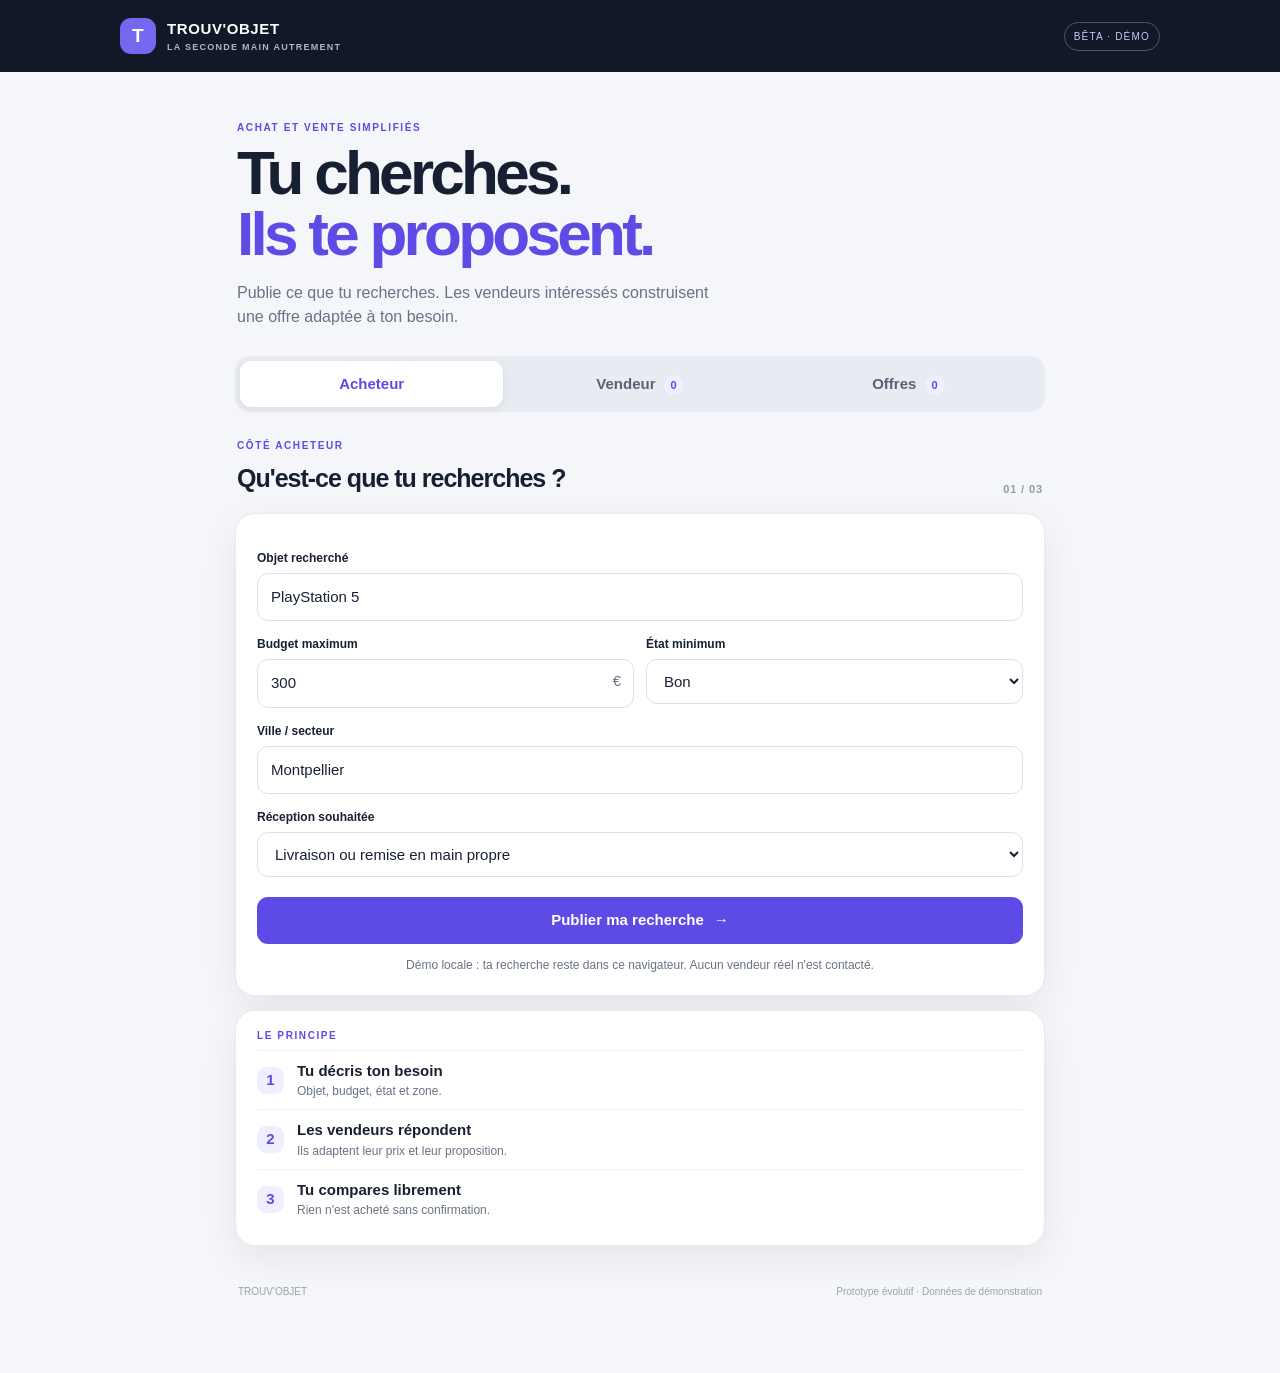
<file: index.html>
<!doctype html>
<html lang="fr">
<head>
  <meta charset="utf-8">
  <meta name="viewport" content="width=device-width,initial-scale=1,viewport-fit=cover">
  <meta name="theme-color" content="#101827">
  <meta name="description" content="TROUV'OBJET — la seconde main à partir des recherches des acheteurs.">
  <title>TROUV'OBJET — La seconde main autrement</title>
  <link rel="stylesheet" href="styles.css?v=4">
  <script src="app.js?v=4" defer></script>
</head>
<body>
  <header class="topbar">
    <a class="brand" href="#" aria-label="TROUV'OBJET accueil"><span class="brand-mark">T</span><span>TROUV'OBJET<small>LA SECONDE MAIN AUTREMENT</small></span></a>
    <span class="prototype-tag">BÊTA · DÉMO</span>
  </header>
  <main class="shell">
    <section class="intro">
      <p class="kicker">ACHAT ET VENTE SIMPLIFIÉS</p>
      <h1>Tu cherches.<br><em>Ils te proposent.</em></h1>
      <p class="intro-copy">Publie ce que tu recherches. Les vendeurs intéressés construisent une offre adaptée à ton besoin.</p>
    </section>
    <nav class="tabs" aria-label="Navigation principale">
      <button type="button" class="tab active" data-view="buyer">Acheteur</button>
      <button type="button" class="tab" data-view="seller">Vendeur <span id="sellerCount" class="count">0</span></button>
      <button type="button" class="tab" data-view="offers">Offres <span id="offerCount" class="count">0</span></button>
    </nav>
    <section id="buyerView" class="view active">
      <div class="section-heading"><div><p class="kicker">CÔTÉ ACHETEUR</p><h2>Qu'est-ce que tu recherches ?</h2></div><span class="step">01 / 03</span></div>
      <form id="requestForm" class="panel">
        <label for="requestName">Objet recherché</label><input id="requestName" required value="PlayStation 5" placeholder="Ex. vélo électrique">
        <div class="two-col">
          <div><label for="requestBudget">Budget maximum</label><div class="input-suffix"><input id="requestBudget" type="number" min="1" required value="300"><span>€</span></div></div>
          <div><label for="requestCondition">État minimum</label><select id="requestCondition"><option value="1">Correct</option><option value="2" selected>Bon</option><option value="3">Très bon</option><option value="4">Neuf</option></select></div>
        </div>
        <label for="requestCity">Ville / secteur</label><input id="requestCity" required value="Montpellier" placeholder="Ex. Montpellier">
        <label for="requestDelivery">Réception souhaitée</label><select id="requestDelivery"><option value="either">Livraison ou remise en main propre</option><option value="pickup">Remise en main propre</option><option value="shipping">Livraison</option></select>
        <button class="button primary full" type="submit">Publier ma recherche <span>→</span></button>
        <p class="fineprint">Démo locale : ta recherche reste dans ce navigateur. Aucun vendeur réel n'est contacté.</p>
      </form>
      <div id="requestResult" class="result-panel" hidden></div>
      <div class="panel how-panel"><p class="kicker">LE PRINCIPE</p><div class="how-row"><span>1</span><p><b>Tu décris ton besoin</b><small>Objet, budget, état et zone.</small></p></div><div class="how-row"><span>2</span><p><b>Les vendeurs répondent</b><small>Ils adaptent leur prix et leur proposition.</small></p></div><div class="how-row"><span>3</span><p><b>Tu compares librement</b><small>Rien n'est acheté sans confirmation.</small></p></div></div>
    </section>
    <section id="sellerView" class="view">
      <div class="section-heading"><div><p class="kicker">CÔTÉ VENDEUR</p><h2>Ajoute plusieurs objets d'un coup.</h2></div><span class="step">02 / 03</span></div>
      <div class="panel">
        <p class="muted">Sélectionne les photos des objets que tu souhaites vendre. Tu n'as pas à inventorier toute ta maison.</p>
        <label class="upload-zone" for="photoInput"><span class="upload-icon">＋</span><b>Choisir des photos</b><small>Plusieurs images à la fois · JPG, PNG, WebP</small><input id="photoInput" type="file" accept="image/*" multiple></label>
        <div id="photoQueue" class="photo-queue"></div>
        <div id="photoEditor" class="photo-editor" hidden>
          <div class="editor-head"><div><p class="kicker">FICHE À CONFIRMER</p><h3 id="photoFileName">Nouvel objet</h3></div><span class="ai-label">ASSISTANCE</span></div>
          <img id="photoLarge" class="photo-large" alt="Aperçu de l'objet sélectionné">
          <label for="productTitle">Nom de l'objet</label><input id="productTitle" placeholder="Ex. Cafetière expresso">
          <div class="two-col"><div><label for="productCondition">État constaté</label><select id="productCondition"><option value="1">Correct</option><option value="2" selected>Bon</option><option value="3">Très bon</option><option value="4">Neuf</option></select></div><div><label for="productPrice">Prix souhaité (€)</label><input id="productPrice" type="number" min="0" placeholder="Facultatif"></div></div>
          <div class="row-actions"><button id="skipPhoto" class="button quiet" type="button">Ignorer</button><button id="confirmPhoto" class="button primary" type="button">Valider cet objet</button></div>
        </div>
      </div>
      <div class="panel"><div class="panel-title"><div><p class="kicker">MES OBJETS</p><h3>Objets proposés</h3></div><span id="inventoryCount" class="soft-count">0 objet</span></div><div id="inventoryList" class="inventory-list"></div></div>
      <div class="panel"><p class="kicker">DEMANDES COMPATIBLES</p><h3>Les acheteurs qui recherchent tes objets</h3><div id="sellerRequests" class="request-list"></div></div>
    </section>
    <section id="offersView" class="view">
      <div class="section-heading"><div><p class="kicker">COMPARAISON</p><h2>Les propositions reçues.</h2></div><span class="step">03 / 03</span></div>
      <div class="demo-tools"><span>Tu peux tester les actions sans rien acheter.</span><button id="resetDemo" class="button quiet" type="button">Réinitialiser les données de test</button></div>
      <div id="offersList" class="offer-list"></div>
    </section>
    <footer><span>TROUV'OBJET</span><span>Prototype évolutif · Données de démonstration</span></footer>
  </main>
  <div id="toast" class="toast" role="status" aria-live="polite"></div>
</body>
</html>
</file>
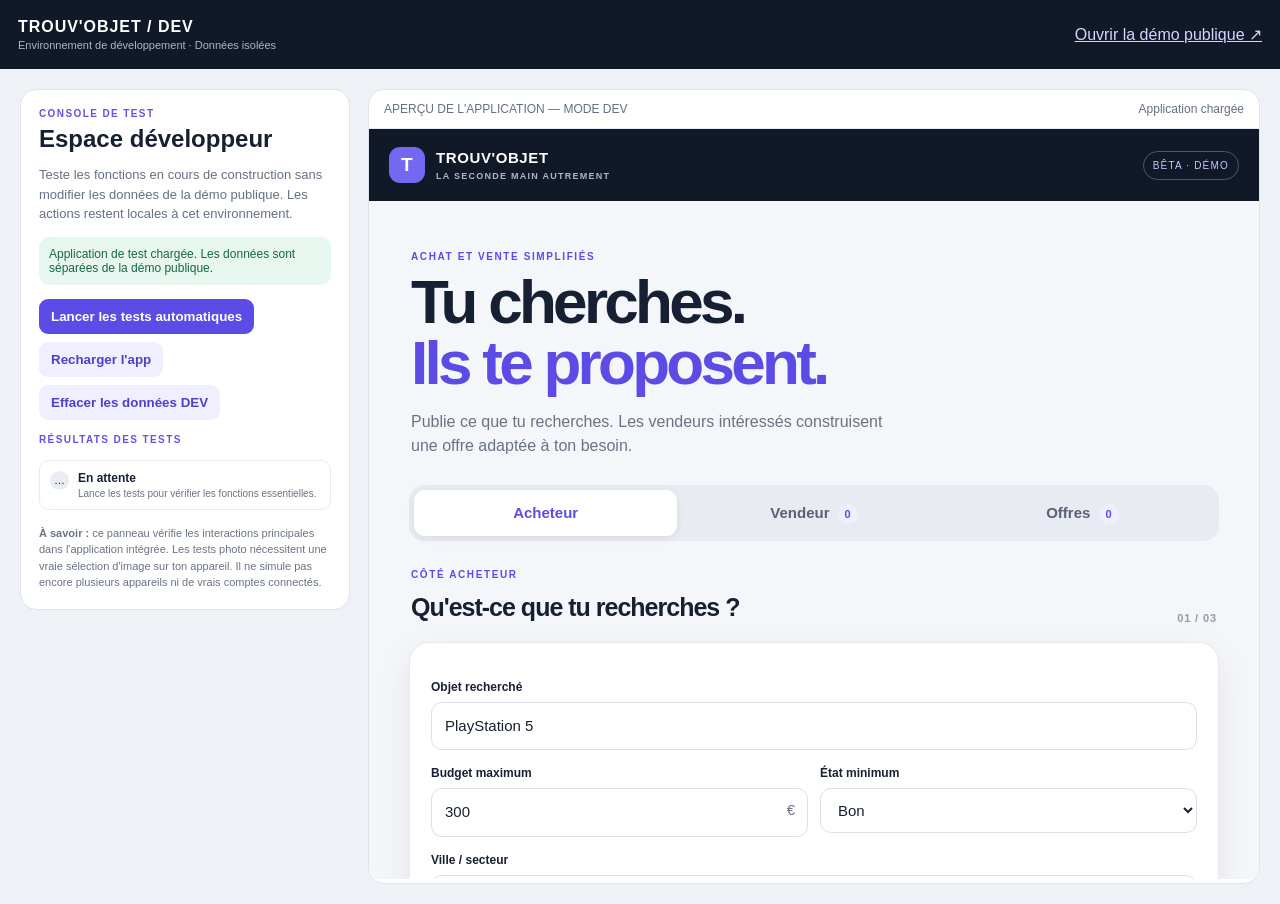
<file: dev.html>
<!doctype html>
<html lang="fr">
<head>
<meta charset="utf-8"><meta name="viewport" content="width=device-width,initial-scale=1">
<meta name="theme-color" content="#111827"><title>TROUV'OBJET — Espace développeur</title>
<style>
:root{font-family:Inter,-apple-system,BlinkMacSystemFont,"Segoe UI",sans-serif;color:#172033;background:#eef1f6}*{box-sizing:border-box}body{margin:0}.head{background:#111827;color:white;padding:18px max(18px,calc((100vw - 1440px)/2));display:flex;justify-content:space-between;align-items:center;gap:15px;flex-wrap:wrap}.head strong{letter-spacing:.06em}.head small{display:block;color:#aeb7c7;font-size:11px;margin-top:3px}.head a{color:#d8d4ff}.layout{max-width:1440px;margin:auto;padding:20px;display:grid;grid-template-columns:330px minmax(0,1fr);gap:18px}.side,.preview{background:white;border:1px solid #dfe4ec;border-radius:16px;overflow:hidden}.side{padding:18px;align-self:start}.eyebrow{font-size:10px;font-weight:850;letter-spacing:.14em;color:#6354df;margin:0 0 7px}.side h1{font-size:24px;line-height:1.1;margin:0 0 10px}.intro{font-size:13px;color:#657084;line-height:1.5}.actions{display:flex;gap:8px;flex-wrap:wrap;margin:14px 0}.button{border:0;border-radius:9px;padding:10px 12px;font-weight:750;cursor:pointer;background:#efefff;color:#4d40c7}.button.dark{background:#5c4ce5;color:white}.status{padding:10px;border-radius:10px;background:#f3f5f8;font-size:12px;margin:10px 0}.status.good{background:#e7f7ef;color:#176744}.status.bad{background:#fff0ed;color:#9e3428}.tests{display:grid;gap:8px;margin-top:15px}.test{display:flex;gap:9px;align-items:flex-start;border:1px solid #e7eaf0;border-radius:10px;padding:10px;font-size:12px}.dot{width:19px;height:19px;flex:none;border-radius:50%;background:#e9edf3;display:grid;place-items:center;font-size:11px}.dot.ok{background:#dff4e8;color:#14683f}.dot.fail{background:#ffe5e1;color:#a42d21}.test b{display:block;font-size:12px}.test small{display:block;color:#697386;margin-top:3px}.preview-head{padding:12px 15px;border-bottom:1px solid #e7eaf0;display:flex;justify-content:space-between;align-items:center;font-size:12px;color:#657084}.preview iframe{width:100%;height:calc(100vh - 150px);min-height:680px;border:0;background:#f4f6f9}.foot{font-size:11px;color:#697386;line-height:1.5;margin-top:15px}@media(max-width:850px){.layout{grid-template-columns:1fr;padding:12px}.preview iframe{height:780px;min-height:0}.side h1{font-size:21px}}
</style>
<script src="dev.js?v=2" defer></script>
</head>
<body>
<header class="head"><div><strong>TROUV'OBJET / DEV</strong><small>Environnement de développement · Données isolées</small></div><a href="./">Ouvrir la démo publique ↗</a></header>
<main class="layout">
<aside class="side">
<p class="eyebrow">CONSOLE DE TEST</p><h1>Espace développeur</h1>
<p class="intro">Teste les fonctions en cours de construction sans modifier les données de la démo publique. Les actions restent locales à cet environnement.</p>
<div id="envStatus" class="status">Chargement de l'application de test…</div>
<div class="actions"><button class="button dark" id="runTests">Lancer les tests automatiques</button><button class="button" id="reloadApp">Recharger l'app</button><button class="button" id="clearDev">Effacer les données DEV</button></div>
<div class="eyebrow">RÉSULTATS DES TESTS</div><div id="testResults" class="tests"><div class="test"><span class="dot">…</span><div><b>En attente</b><small>Lance les tests pour vérifier les fonctions essentielles.</small></div></div></div>
<div class="foot"><b>À savoir :</b> ce panneau vérifie les interactions principales dans l'application intégrée. Les tests photo nécessitent une vraie sélection d'image sur ton appareil. Il ne simule pas encore plusieurs appareils ni de vrais comptes connectés.</div>
</aside>
<section class="preview">
<div class="preview-head"><span>APERÇU DE L'APPLICATION — MODE DEV</span><span id="appState">Initialisation…</span></div>
<iframe id="appFrame" title="Application Trouv'Objet en mode développeur" src="index.html?dev=1&build=4"></iframe>
</section>
</main>
</body></html>
</file>
<file: styles.css>
:root{color-scheme:light;--ink:#172033;--muted:#697386;--line:#e6e9ef;--paper:#fff;--bg:#f4f6f9;--brand:#5c4ce5;--brand-dark:#4335bd;--mint:#e8f7f0;--green:#137a51;--orange:#fff2df;--shadow:0 12px 36px rgba(25,35,58,.07)}
*{box-sizing:border-box}body{margin:0;background:var(--bg);color:var(--ink);font:15px/1.5 Inter,-apple-system,BlinkMacSystemFont,"Segoe UI",sans-serif}button,input,select{font:inherit}button{cursor:pointer}.topbar{height:72px;background:#111827;color:white;display:flex;align-items:center;justify-content:space-between;padding:0 max(20px,calc((100vw - 1040px)/2))}.brand{display:flex;gap:11px;align-items:center;color:white;text-decoration:none;font-weight:850;letter-spacing:.04em}.brand-mark{width:36px;height:36px;border-radius:11px;background:#7467f0;display:grid;place-items:center;font-size:19px}.brand small{display:block;color:#aeb7c7;font-size:9px;letter-spacing:.14em}.prototype-tag{font-size:10px;letter-spacing:.12em;color:#c8c5ff;border:1px solid #55517f;padding:6px 9px;border-radius:30px}.shell{max-width:850px;margin:auto;padding:36px 20px 50px}.intro{padding:12px 2px 27px}.kicker{font-size:10px;letter-spacing:.16em;font-weight:850;color:var(--brand);margin:0 0 7px}.intro h1{font-size:clamp(38px,8vw,62px);line-height:.99;letter-spacing:-.06em;margin:0}.intro h1 em{font-style:normal;color:var(--brand)}.intro-copy{max-width:480px;color:var(--muted);margin:16px 0 0;font-size:16px}.tabs{display:grid;grid-template-columns:repeat(3,1fr);background:#e9ebf2;padding:5px;border-radius:15px;gap:5px;position:sticky;top:8px;z-index:5}.tab{border:0;border-radius:11px;padding:12px 8px;background:transparent;color:#596174;font-weight:750}.tab.active{background:white;color:var(--brand);box-shadow:0 2px 9px #17203312}.count{display:inline-grid;place-items:center;min-width:20px;height:20px;border-radius:20px;background:#efefff;color:var(--brand);font-size:11px;margin-left:4px}.view{display:none;padding-top:26px}.view.active{display:block}.section-heading{display:flex;justify-content:space-between;align-items:end;margin:0 2px 15px}.section-heading h2{font-size:25px;letter-spacing:-.04em;margin:0}.step{font-size:11px;color:#939aaa;font-weight:800;letter-spacing:.08em}.panel{background:var(--paper);border:1px solid var(--line);border-radius:20px;padding:21px;margin-bottom:14px;box-shadow:var(--shadow)}label{display:block;font-size:12px;font-weight:800;margin:14px 0 6px}input,select{width:100%;min-width:0;padding:12px 13px;border:1px solid #dce0e8;border-radius:11px;background:white;color:var(--ink);outline:none}input:focus,select:focus{border-color:#8378ed;box-shadow:0 0 0 3px #7668ed1c}.two-col{display:grid;grid-template-columns:1fr 1fr;gap:12px}.input-suffix{position:relative}.input-suffix input{padding-right:34px}.input-suffix span{position:absolute;right:13px;top:11px;color:var(--muted)}.button{border:0;border-radius:11px;padding:12px 16px;font-weight:800}.primary{background:var(--brand);color:white}.primary:hover{background:var(--brand-dark)}.full{width:100%;margin-top:20px;display:flex;justify-content:center;gap:10px}.quiet{background:#f1f3f7;color:#586174}.fineprint,.muted,.notice{font-size:12px;color:var(--muted)}.fineprint{margin:12px 0 0;text-align:center}.how-panel{padding:17px 21px}.how-row{display:flex;gap:13px;align-items:center;padding:9px 0;border-top:1px solid #f0f1f5}.how-row>span{width:27px;height:27px;border-radius:9px;background:#efefff;color:var(--brand);display:grid;place-items:center;font-weight:850}.how-row p{margin:0}.how-row small{display:block;color:var(--muted);font-size:12px}.result-panel{background:var(--mint);border:1px solid #cbead9;padding:15px 18px;border-radius:15px;margin:0 0 14px;color:#145b40}.upload-zone{border:1.5px dashed #c8c6ef;background:#f8f7ff;border-radius:16px;min-height:145px;display:flex;flex-direction:column;align-items:center;justify-content:center;gap:4px;color:var(--brand);cursor:pointer;text-align:center}.upload-zone input{display:none}.upload-zone small{font-weight:500;color:var(--muted)}.upload-icon{font-size:25px;background:#eeecff;width:38px;height:38px;display:grid;place-items:center;border-radius:12px}.photo-queue{display:flex;gap:8px;overflow:auto;padding-top:12px}.photo-chip{width:62px;height:62px;object-fit:cover;border-radius:10px;flex:none;border:2px solid transparent}.photo-chip.selected{border-color:var(--brand)}.photo-editor{margin-top:18px;padding-top:17px;border-top:1px solid var(--line)}.editor-head,.panel-title{display:flex;justify-content:space-between;align-items:center}.editor-head h3,.panel-title h3{margin:0;font-size:18px}.ai-label,.soft-count{font-size:10px;font-weight:850;color:var(--green);background:var(--mint);padding:5px 8px;border-radius:30px}.photo-large{display:block;width:100%;height:190px;object-fit:contain;background:#f5f6f9;border-radius:13px;margin-top:12px}.row-actions{display:flex;justify-content:space-between;gap:10px;margin-top:18px}.inventory-list,.request-list,.offer-list{display:grid;gap:10px;margin-top:14px}.inventory-item,.request-item,.offer-card{display:flex;gap:12px;align-items:center;padding:12px;border:1px solid var(--line);border-radius:14px}.inventory-item img{width:55px;height:55px;object-fit:cover;border-radius:10px;background:#f1f2f6}.inventory-item .item-copy,.request-copy{flex:1;min-width:0}.item-copy b,.request-copy b{display:block}.item-copy small,.request-copy small{display:block;color:var(--muted);font-size:12px}.remove-item{border:0;background:#f3f4f7;color:#6b7280;border-radius:9px;padding:8px}.request-item{align-items:flex-start}.request-item .button{padding:9px 11px;font-size:12px}.offer-card{display:block}.offer-top{display:flex;justify-content:space-between;gap:10px}.offer-price{font-size:27px;font-weight:900;letter-spacing:-.05em;margin:8px 0 2px}.offer-card p{font-size:13px;color:var(--muted);margin:4px 0 12px}.offer-actions{display:flex;gap:8px;flex-wrap:wrap}.offer-actions .button{flex:1}.empty{color:var(--muted);font-size:13px;text-align:center;padding:18px 8px}.status-pill{font-size:10px;font-weight:850;color:var(--green);background:var(--mint);padding:5px 8px;border-radius:20px}footer{display:flex;justify-content:space-between;gap:12px;color:#9aa2b1;font-size:10px;padding:24px 3px}.toast{position:fixed;bottom:20px;left:50%;transform:translate(-50%,20px);background:#172033;color:white;padding:11px 16px;border-radius:12px;font-size:13px;opacity:0;pointer-events:none;transition:.2s;z-index:20;max-width:calc(100vw - 30px)}.toast.show{opacity:1;transform:translate(-50%,0)}
@media(max-width:560px){.shell{padding:24px 13px 35px}.topbar{padding:0 15px;height:64px}.intro{padding-top:7px}.panel{padding:16px;border-radius:16px}.section-heading h2{font-size:22px}.two-col{gap:8px}.tab{font-size:13px;padding:11px 3px}.step{font-size:9px}footer{flex-direction:column}.row-actions .button{flex:1}}

/* Interaction tactile des cartes d'offres */
.offer-card{touch-action:pan-y;transition:transform .18s ease,opacity .18s ease;user-select:none}
.offer-card.swiping{transition:none;cursor:grabbing}
.offer-card .offer-actions{user-select:auto}

.demo-tools{display:flex;align-items:center;justify-content:space-between;gap:12px;flex-wrap:wrap;margin:0 0 13px;padding:12px 14px;background:#fff;border:1px solid var(--line);border-radius:13px;color:var(--muted);font-size:12px}
.button:disabled{opacity:.65;cursor:default}
</file>
